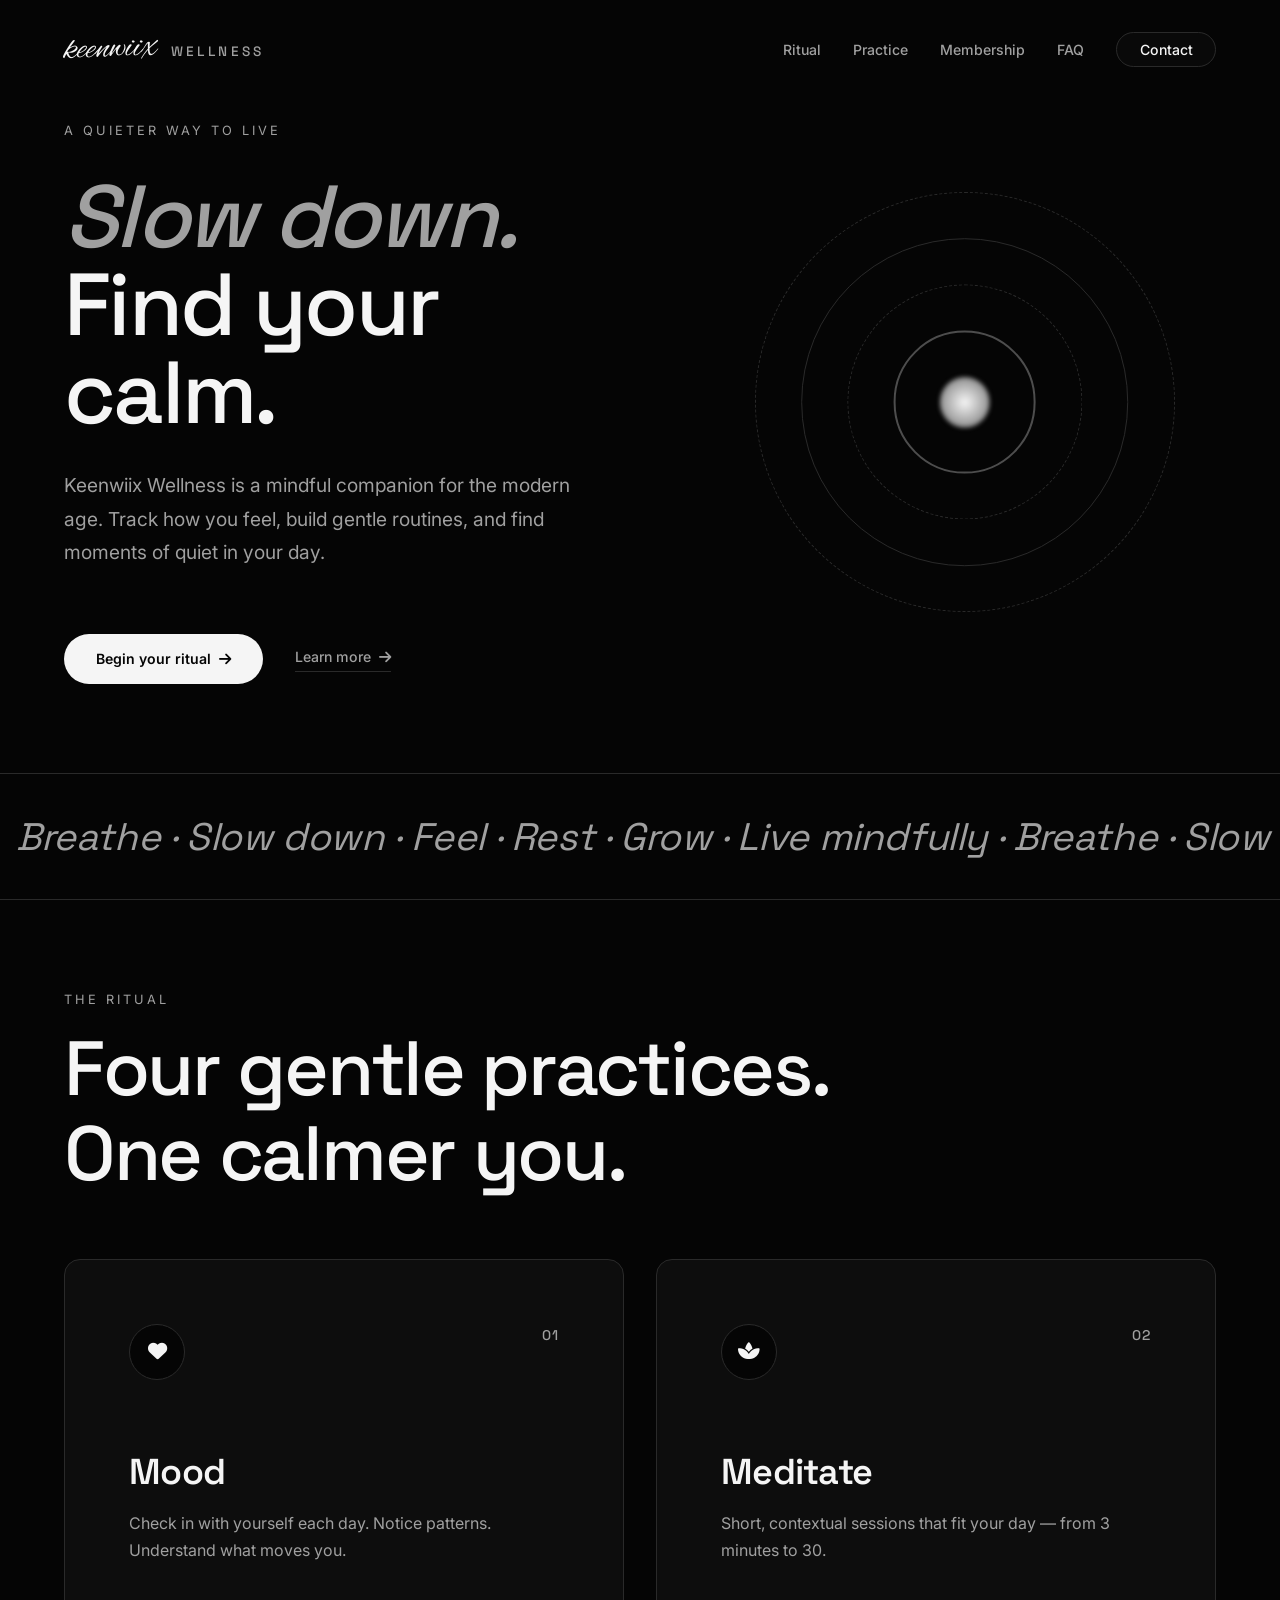
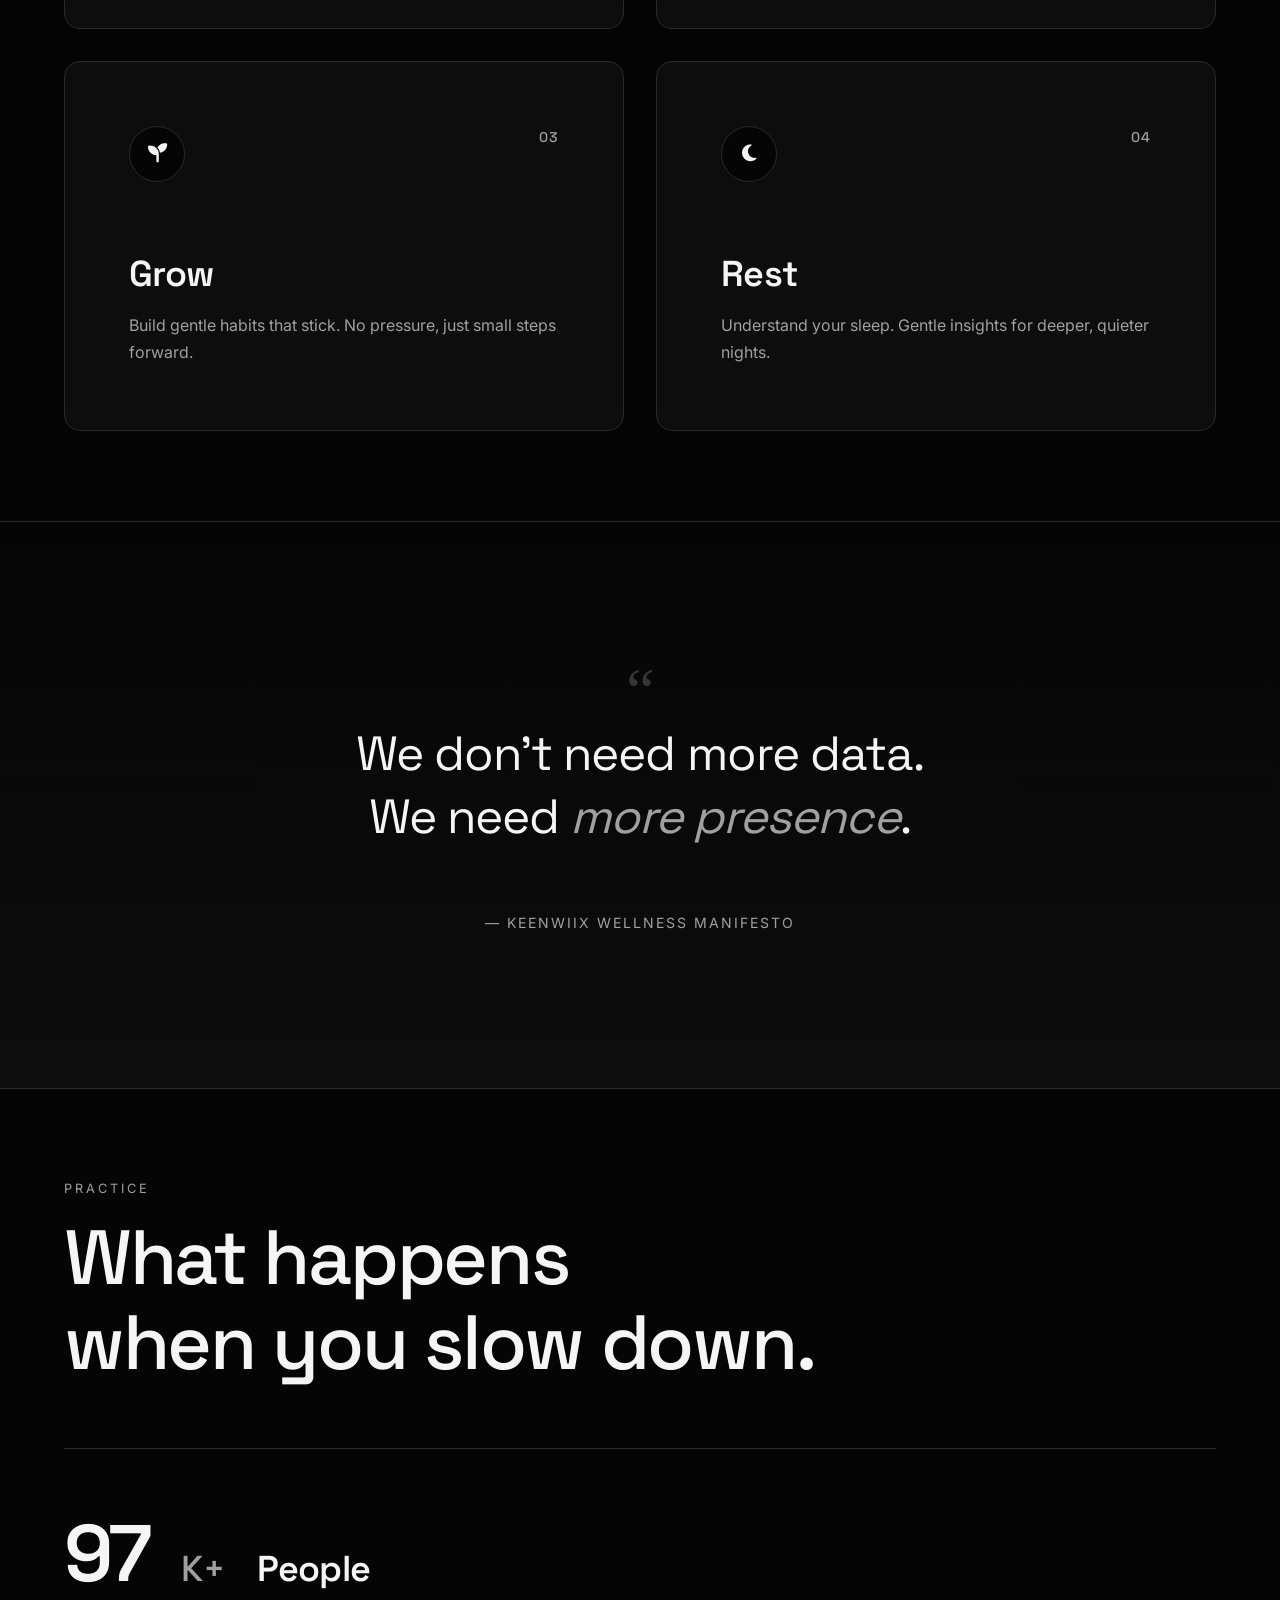
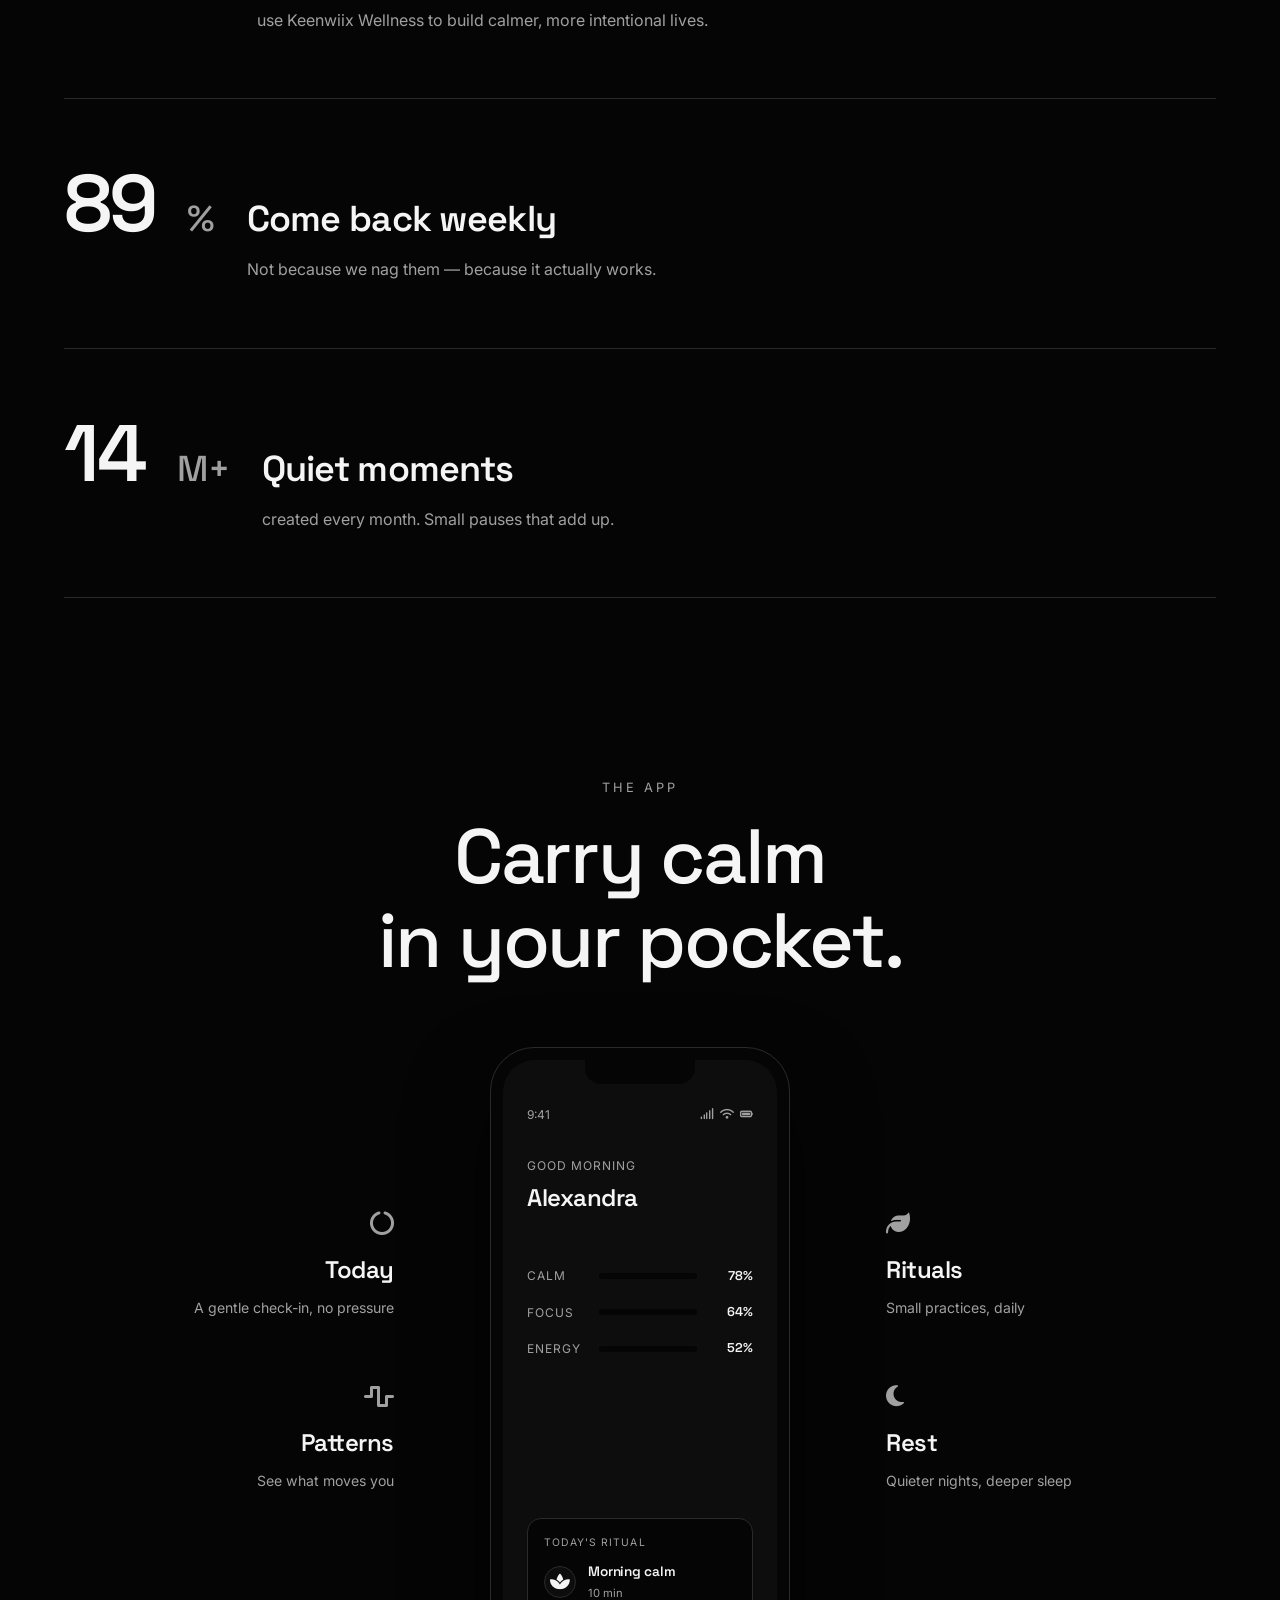
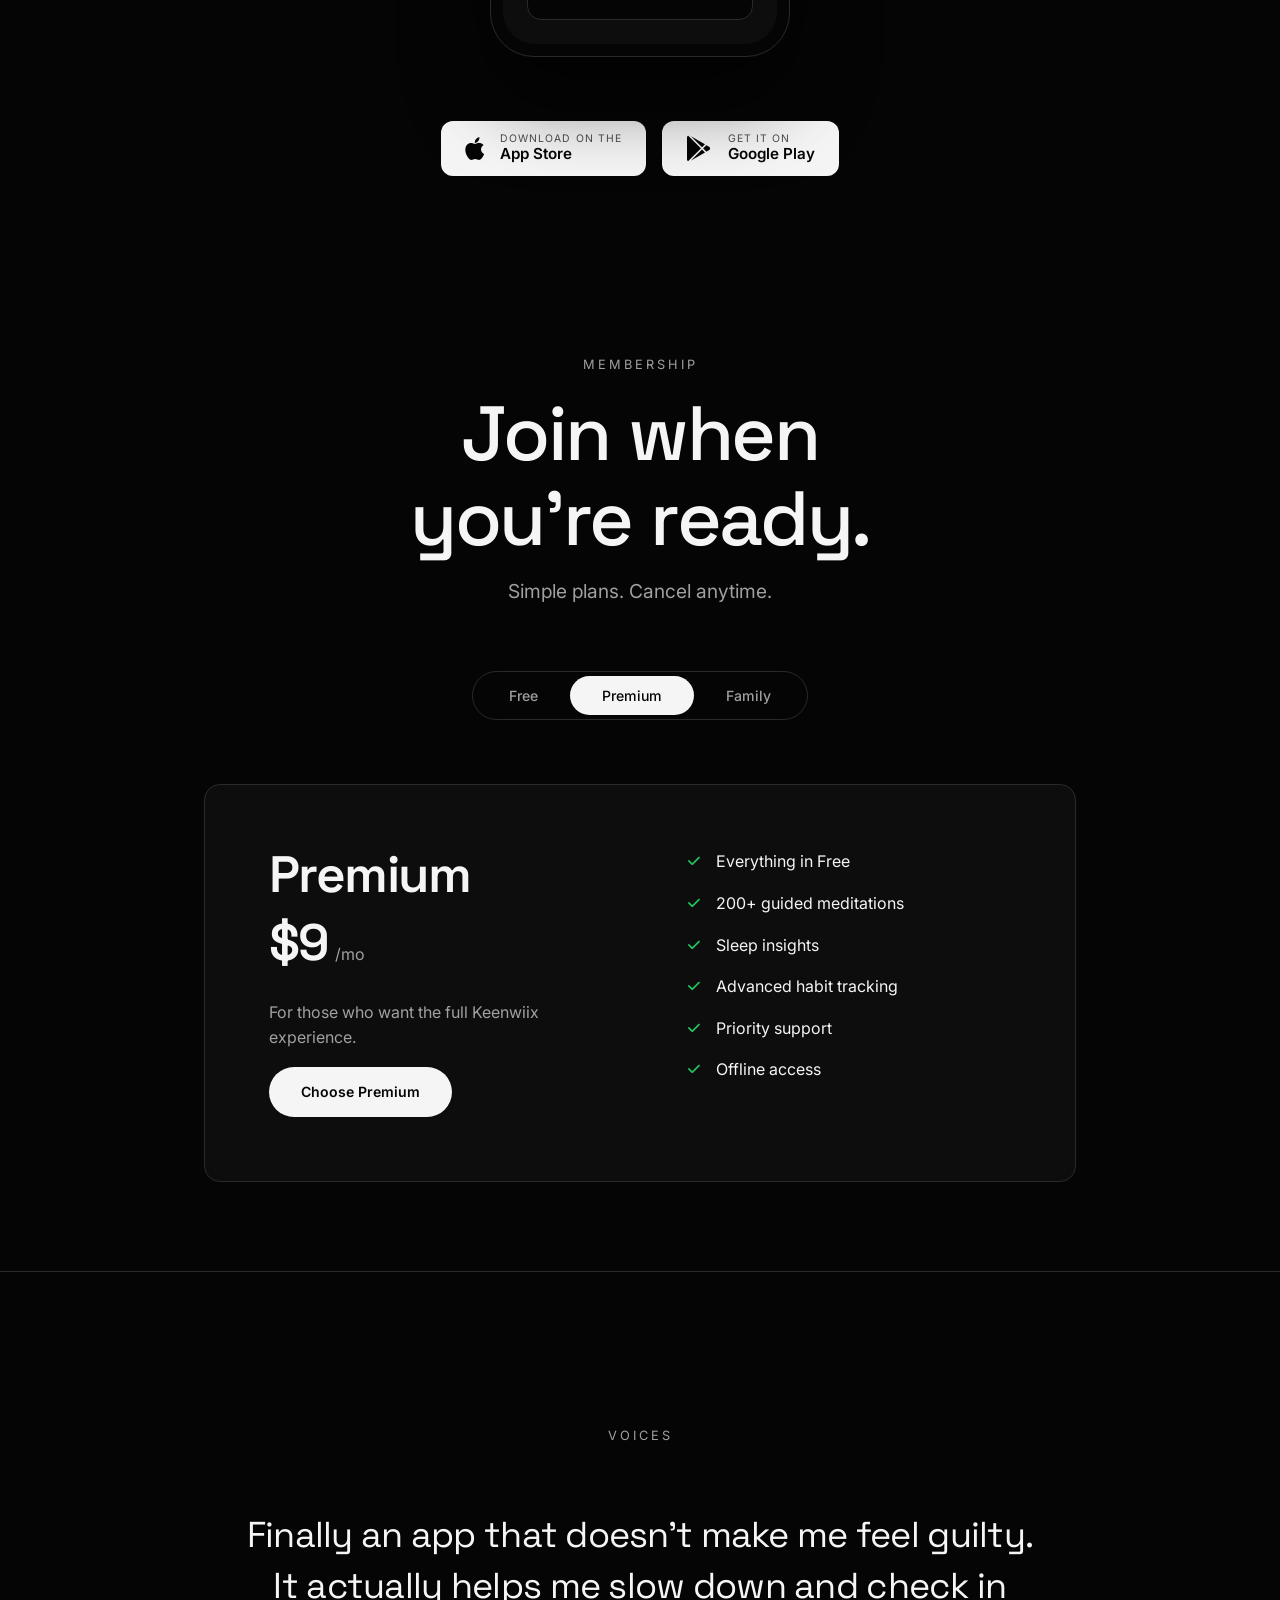
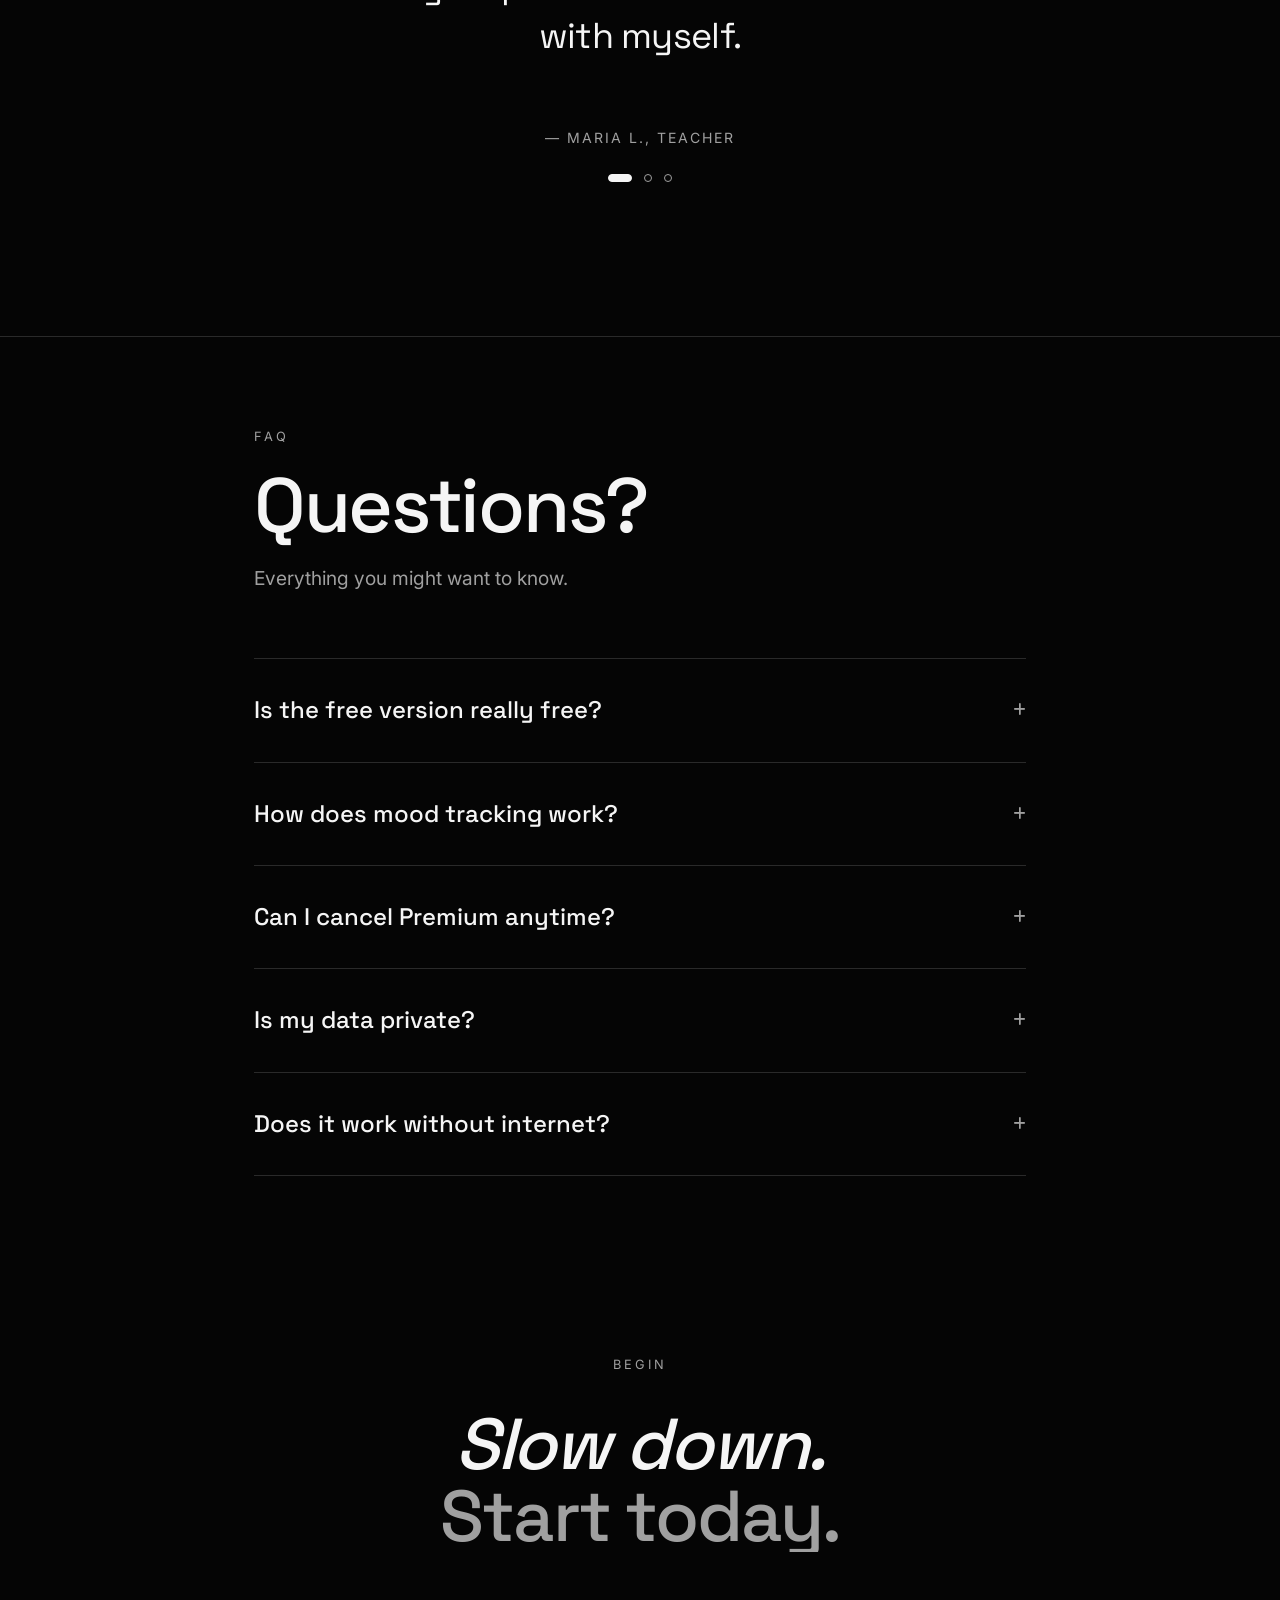
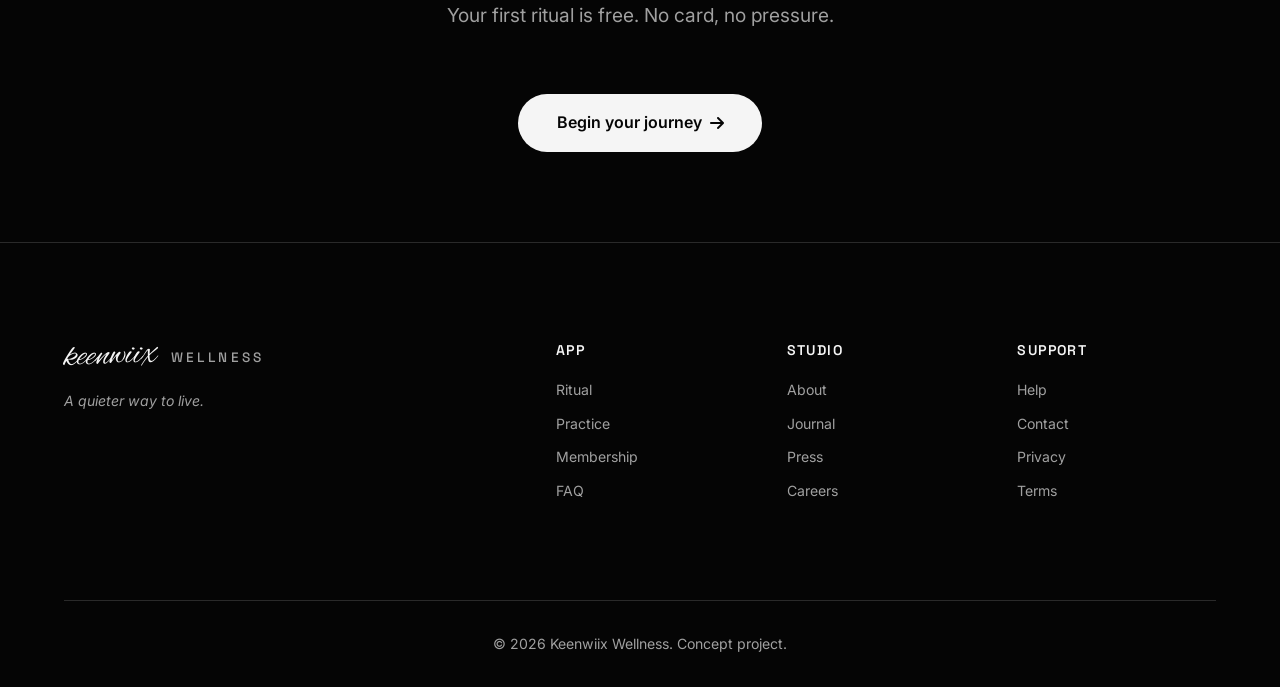
<file: index.html>
<!DOCTYPE html>
<html lang="en">
<head>
    <meta charset="UTF-8" />
    <meta name="viewport" content="width=device-width, initial-scale=1.0" />
    <title>Keenwiix Wellness — Slow down. Find your calm.</title>
    <meta name="description" content="Keenwiix Wellness — a quieter way to live. Track mood, build habits, find calm." />
    <link rel="canonical" href="https://keenwiix.github.io/keenwiix-wellness/" />

    <meta property="og:title" content="Keenwiix Wellness — Slow down. Find your calm." />
    <meta property="og:description" content="A quieter way to live." />
    <meta property="og:type" content="website" />

    <link rel="preconnect" href="https://fonts.googleapis.com" />
    <link rel="preconnect" href="https://fonts.gstatic.com" crossorigin />
    <link href="https://fonts.googleapis.com/css2?family=Alex+Brush&display=swap" rel="stylesheet" />
    <link href="https://fonts.googleapis.com/css2?family=Inter:opsz,wght@14..32,300;14..32,400;14..32,500;14..32,600;14..32,700&family=Space+Grotesk:wght@400;500;600;700&display=swap" rel="stylesheet" />

    <link rel="stylesheet" href="https://cdnjs.cloudflare.com/ajax/libs/font-awesome/6.5.0/css/all.min.css" />

    <link rel="stylesheet" href="health.css" />
</head>
<body>

    <!-- ================= HEADER ================= -->
    <header class="site-header" role="banner">
        <nav class="nav-container" aria-label="Main navigation">
            <a href="index.html" class="logo" aria-label="Homepage">
                <span class="keenwiix-logo">keenwiix</span>
                <span class="logo-suffix">Wellness</span>
            </a>

            <ul class="nav-links" role="menubar">
                <li role="none"><a href="#ritual" role="menuitem">Ritual</a></li>
                <li role="none"><a href="#practice" role="menuitem">Practice</a></li>
                <li role="none"><a href="#membership" role="menuitem">Membership</a></li>
                <li role="none"><a href="#faq" role="menuitem">FAQ</a></li>
                <li role="none">
                    <a href="contact.html" role="menuitem" class="nav-cta">Contact</a>
                </li>
            </ul>

            <button class="hamburger" aria-label="Toggle menu" aria-expanded="false">
                <span></span>
                <span></span>
                <span></span>
            </button>
        </nav>
    </header>

    <!-- Mobile Menu -->
    <div class="mobile-menu" role="dialog" aria-modal="true" aria-label="Mobile navigation">
        <a href="#ritual">Ritual</a>
        <a href="#practice">Practice</a>
        <a href="#membership">Membership</a>
        <a href="#faq">FAQ</a>
        <a href="contact.html">Contact</a>
    </div>

    <!-- ================= HERO ================= -->
    <section class="hero" aria-label="Hero section">
        <div class="hero-content">
            <div class="hero-text">
                <span class="hero-label">A quieter way to live</span>
                <h1 class="hero-headline">
                    <span class="line"><span>Slow down.</span></span>
                    <span class="line"><span>Find your calm.</span></span>
                </h1>
                <p class="hero-description">
                    Keenwiix Wellness is a mindful companion for the modern age. 
                    Track how you feel, build gentle routines, and find moments 
                    of quiet in your day.
                </p>
                <div class="hero-cta">
                    <a href="https://t.me/keenwiix" target="_blank" rel="noopener" class="btn-primary">
                        Begin your ritual <i class="fas fa-arrow-right"></i>
                    </a>
                    <a href="#ritual" class="btn-secondary">
                        Learn more <i class="fas fa-arrow-right"></i>
                    </a>
                </div>
            </div>

            <div class="hero-visual">
                <div class="mandala">
                    <div class="mandala-ring mandala-ring-1"></div>
                    <div class="mandala-ring mandala-ring-2"></div>
                    <div class="mandala-ring mandala-ring-3"></div>
                    <div class="mandala-ring mandala-ring-4"></div>
                    <div class="mandala-center"></div>
                </div>
            </div>
        </div>

        <div class="hero-marquee" aria-hidden="true">
            <div class="marquee-track">
                <span>Breathe · Slow down · Feel · Rest · Grow · Live mindfully · Breathe · Slow down · Feel · Rest · Grow · Live mindfully ·</span>
            </div>
        </div>
    </section>

    <!-- ================= RITUAL (Feature) ================= -->
    <section id="ritual" class="section ritual-section" aria-label="The ritual">
        <div class="ritual-header">
            <span class="label">The Ritual</span>
            <h2>Four gentle practices.<br />One calmer you.</h2>
        </div>

        <div class="ritual-grid">
            <div class="ritual-card">
                <div class="ritual-icon">
                    <i class="fas fa-heart"></i>
                </div>
                <span class="ritual-num">01</span>
                <h3>Mood</h3>
                <p>Check in with yourself each day. Notice patterns. Understand what moves you.</p>
            </div>

            <div class="ritual-card">
                <div class="ritual-icon">
                    <i class="fas fa-spa"></i>
                </div>
                <span class="ritual-num">02</span>
                <h3>Meditate</h3>
                <p>Short, contextual sessions that fit your day — from 3 minutes to 30.</p>
            </div>

            <div class="ritual-card">
                <div class="ritual-icon">
                    <i class="fas fa-seedling"></i>
                </div>
                <span class="ritual-num">03</span>
                <h3>Grow</h3>
                <p>Build gentle habits that stick. No pressure, just small steps forward.</p>
            </div>

            <div class="ritual-card">
                <div class="ritual-icon">
                    <i class="fas fa-moon"></i>
                </div>
                <span class="ritual-num">04</span>
                <h3>Rest</h3>
                <p>Understand your sleep. Gentle insights for deeper, quieter nights.</p>
            </div>
        </div>
    </section>

    <!-- ================= PULL QUOTE ================= -->
    <section class="pullquote-section" aria-label="Quote">
        <div class="pullquote-wrap">
            <blockquote>
                <span class="quote-mark">“</span>
                We don't need more data.<br />
                We need <em>more presence</em>.
            </blockquote>
            <cite>— Keenwiix Wellness Manifesto</cite>
        </div>
    </section>

    <!-- ================= PRACTICE (Numbers) ================= -->
    <section id="practice" class="section practice-section" aria-label="Practice">
        <div class="practice-header">
            <span class="label">Practice</span>
            <h2>What happens<br />when you slow down.</h2>
        </div>

        <div class="practice-list">
            <div class="practice-row">
                <span class="practice-value" data-count="100">0</span>
                <span class="practice-suffix">K+</span>
                <div class="practice-text">
                    <h4>People</h4>
                    <p>use Keenwiix Wellness to build calmer, more intentional lives.</p>
                </div>
            </div>

            <div class="practice-row">
                <span class="practice-value" data-count="92">0</span>
                <span class="practice-suffix">%</span>
                <div class="practice-text">
                    <h4>Come back weekly</h4>
                    <p>Not because we nag them — because it actually works.</p>
                </div>
            </div>

            <div class="practice-row">
                <span class="practice-value" data-count="15">0</span>
                <span class="practice-suffix">M+</span>
                <div class="practice-text">
                    <h4>Quiet moments</h4>
                    <p>created every month. Small pauses that add up.</p>
                </div>
            </div>
        </div>
    </section>

    <!-- ================= APP ================= -->
    <section id="app" class="section app-section" aria-label="Mobile app">
        <div class="app-header">
            <span class="label">The App</span>
            <h2>Carry calm<br />in your pocket.</h2>
        </div>

        <div class="app-center">
            <div class="app-side app-side-left">
                <div class="app-side-item">
                    <i class="fas fa-circle-notch"></i>
                    <h4>Today</h4>
                    <p>A gentle check-in, no pressure</p>
                </div>
                <div class="app-side-item">
                    <i class="fas fa-wave-square"></i>
                    <h4>Patterns</h4>
                    <p>See what moves you</p>
                </div>
            </div>

            <div class="phone-mockup">
                <div class="phone-screen">
                    <div class="ph-top">
                        <span class="ph-time">9:41</span>
                        <div class="ph-status">
                            <i class="fas fa-signal"></i>
                            <i class="fas fa-wifi"></i>
                            <i class="fas fa-battery-full"></i>
                        </div>
                    </div>

                    <div class="ph-greet">
                        <span class="ph-small">Good morning</span>
                        <span class="ph-name">Alexandra</span>
                    </div>

                    <div class="ph-metrics">
                        <div class="ph-metric">
                            <span class="ph-metric-label">Calm</span>
                            <div class="ph-metric-bar"><span style="width: 78%"></span></div>
                            <span class="ph-metric-value">78%</span>
                        </div>
                        <div class="ph-metric">
                            <span class="ph-metric-label">Focus</span>
                            <div class="ph-metric-bar"><span style="width: 64%"></span></div>
                            <span class="ph-metric-value">64%</span>
                        </div>
                        <div class="ph-metric">
                            <span class="ph-metric-label">Energy</span>
                            <div class="ph-metric-bar"><span style="width: 52%"></span></div>
                            <span class="ph-metric-value">52%</span>
                        </div>
                    </div>

                    <div class="ph-session">
                        <span class="ph-session-label">Today's ritual</span>
                        <div class="ph-session-row">
                            <i class="fas fa-spa"></i>
                            <div>
                                <strong>Morning calm</strong>
                                <span>10 min</span>
                            </div>
                        </div>
                    </div>
                </div>
            </div>

            <div class="app-side app-side-right">
                <div class="app-side-item">
                    <i class="fas fa-leaf"></i>
                    <h4>Rituals</h4>
                    <p>Small practices, daily</p>
                </div>
                <div class="app-side-item">
                    <i class="fas fa-moon"></i>
                    <h4>Rest</h4>
                    <p>Quieter nights, deeper sleep</p>
                </div>
            </div>
        </div>

        <div class="app-download">
            <a href="https://t.me/keenwiix" target="_blank" rel="noopener" class="app-btn">
                <i class="fab fa-apple"></i>
                <div>
                    <span>Download on the</span>
                    <strong>App Store</strong>
                </div>
            </a>
            <a href="https://t.me/keenwiix" target="_blank" rel="noopener" class="app-btn">
                <i class="fab fa-google-play"></i>
                <div>
                    <span>Get it on</span>
                    <strong>Google Play</strong>
                </div>
            </a>
        </div>
    </section>

    <!-- ================= MEMBERSHIP ================= -->
    <section id="membership" class="section membership-section" aria-label="Membership">
        <div class="membership-header">
            <span class="label">Membership</span>
            <h2>Join when<br />you're ready.</h2>
            <p>Simple plans. Cancel anytime.</p>
        </div>

        <div class="membership-tabs">
            <button class="mem-tab" data-plan="free">Free</button>
            <button class="mem-tab active" data-plan="premium">Premium</button>
            <button class="mem-tab" data-plan="family">Family</button>
        </div>

        <div class="membership-panel" id="membership-panel">
            <!-- Контент подставляется JS -->
        </div>
    </section>

    <!-- ================= TESTIMONIAL ================= -->
    <section class="testimonial-section" aria-label="Testimonial">
        <div class="testimonial-wrap">
            <span class="label">Voices</span>
            <div class="testimonial-slider" id="testimonial-slider">
                <blockquote class="testimonial-slide active">
                    <p>Finally an app that doesn't make me feel guilty. It actually helps me slow down and check in with myself.</p>
                    <cite>— Maria L., Teacher</cite>
                </blockquote>
                <blockquote class="testimonial-slide">
                    <p>The meditations are short and meaningful. I use them every morning before work.</p>
                    <cite>— David K., Designer</cite>
                </blockquote>
                <blockquote class="testimonial-slide">
                    <p>The cleanest wellness app I've ever used. Beautiful, calm, and actually helpful.</p>
                    <cite>— Sophie R., Product Manager</cite>
                </blockquote>
            </div>
            <div class="testimonial-dots" id="testimonial-dots">
                <button class="dot active" data-index="0" aria-label="Slide 1"></button>
                <button class="dot" data-index="1" aria-label="Slide 2"></button>
                <button class="dot" data-index="2" aria-label="Slide 3"></button>
            </div>
        </div>
    </section>

    <!-- ================= FAQ ================= -->
    <section id="faq" class="section faq-section" aria-label="FAQ">
        <div class="section-header">
            <span class="label">FAQ</span>
            <h2>Questions?</h2>
            <p>Everything you might want to know.</p>
        </div>

        <div class="faq-list">
            <details class="faq-item">
                <summary>
                    <span>Is the free version really free?</span>
                    <i class="fas fa-plus"></i>
                </summary>
                <p>Yes — completely. No credit card needed, no hidden fees. You get mood tracking, 5 meditations, and basic habits forever.</p>
            </details>

            <details class="faq-item">
                <summary>
                    <span>How does mood tracking work?</span>
                    <i class="fas fa-plus"></i>
                </summary>
                <p>Simply note how you're feeling each day. Over time, you'll see patterns and gain insights into what affects your wellbeing.</p>
            </details>

            <details class="faq-item">
                <summary>
                    <span>Can I cancel Premium anytime?</span>
                    <i class="fas fa-plus"></i>
                </summary>
                <p>Yes — cancel anytime in one click. No questions, no waiting, no hidden process.</p>
            </details>

            <details class="faq-item">
                <summary>
                    <span>Is my data private?</span>
                    <i class="fas fa-plus"></i>
                </summary>
                <p>Absolutely. Your data is encrypted and never shared. You can export or delete everything at any time.</p>
            </details>

            <details class="faq-item">
                <summary>
                    <span>Does it work without internet?</span>
                    <i class="fas fa-plus"></i>
                </summary>
                <p>Most features work offline — meditations, mood check-ins, and habits. Your data syncs when you're back online.</p>
            </details>
        </div>
    </section>

    <!-- ================= CTA ================= -->
    <section class="section cta-section" aria-label="Call to action">
        <div class="cta-content">
            <span class="label">Begin</span>
            <h2>
                <span class="line"><span>Slow down.</span></span>
                <span class="line"><span>Start today.</span></span>
            </h2>
            <p>Your first ritual is free. No card, no pressure.</p>
            <a href="contact.html" class="btn-primary">
                Begin your journey <i class="fas fa-arrow-right"></i>
            </a>
        </div>
    </section>

    <!-- ================= FOOTER ================= -->
    <footer class="site-footer" role="contentinfo">
        <div class="footer-content">
            <div class="footer-brand">
                <div class="logo">
                    <span class="keenwiix-logo">keenwiix</span>
                    <span class="logo-suffix">Wellness</span>
                </div>
                <p>A quieter way to live.</p>
            </div>

            <div class="footer-columns">
                <div class="footer-col">
                    <h4>App</h4>
                    <ul>
                        <li><a href="#ritual">Ritual</a></li>
                        <li><a href="#practice">Practice</a></li>
                        <li><a href="#membership">Membership</a></li>
                        <li><a href="#faq">FAQ</a></li>
                    </ul>
                </div>

                <div class="footer-col">
                    <h4>Studio</h4>
                    <ul>
                        <li><a href="#">About</a></li>
                        <li><a href="#">Journal</a></li>
                        <li><a href="#">Press</a></li>
                        <li><a href="#">Careers</a></li>
                    </ul>
                </div>

                <div class="footer-col">
                    <h4>Support</h4>
                    <ul>
                        <li><a href="contact.html">Help</a></li>
                        <li><a href="contact.html">Contact</a></li>
                        <li><a href="#">Privacy</a></li>
                        <li><a href="#">Terms</a></li>
                    </ul>
                </div>
            </div>
        </div>

        <div class="footer-bottom">
            <p>&copy; 2026 Keenwiix Wellness. Concept project.</p>
        </div>
    </footer>

    <button class="scroll-progress" aria-label="Scroll to top">0%</button>

    <script src="health.js"></script>
</body>
</html>
</file>
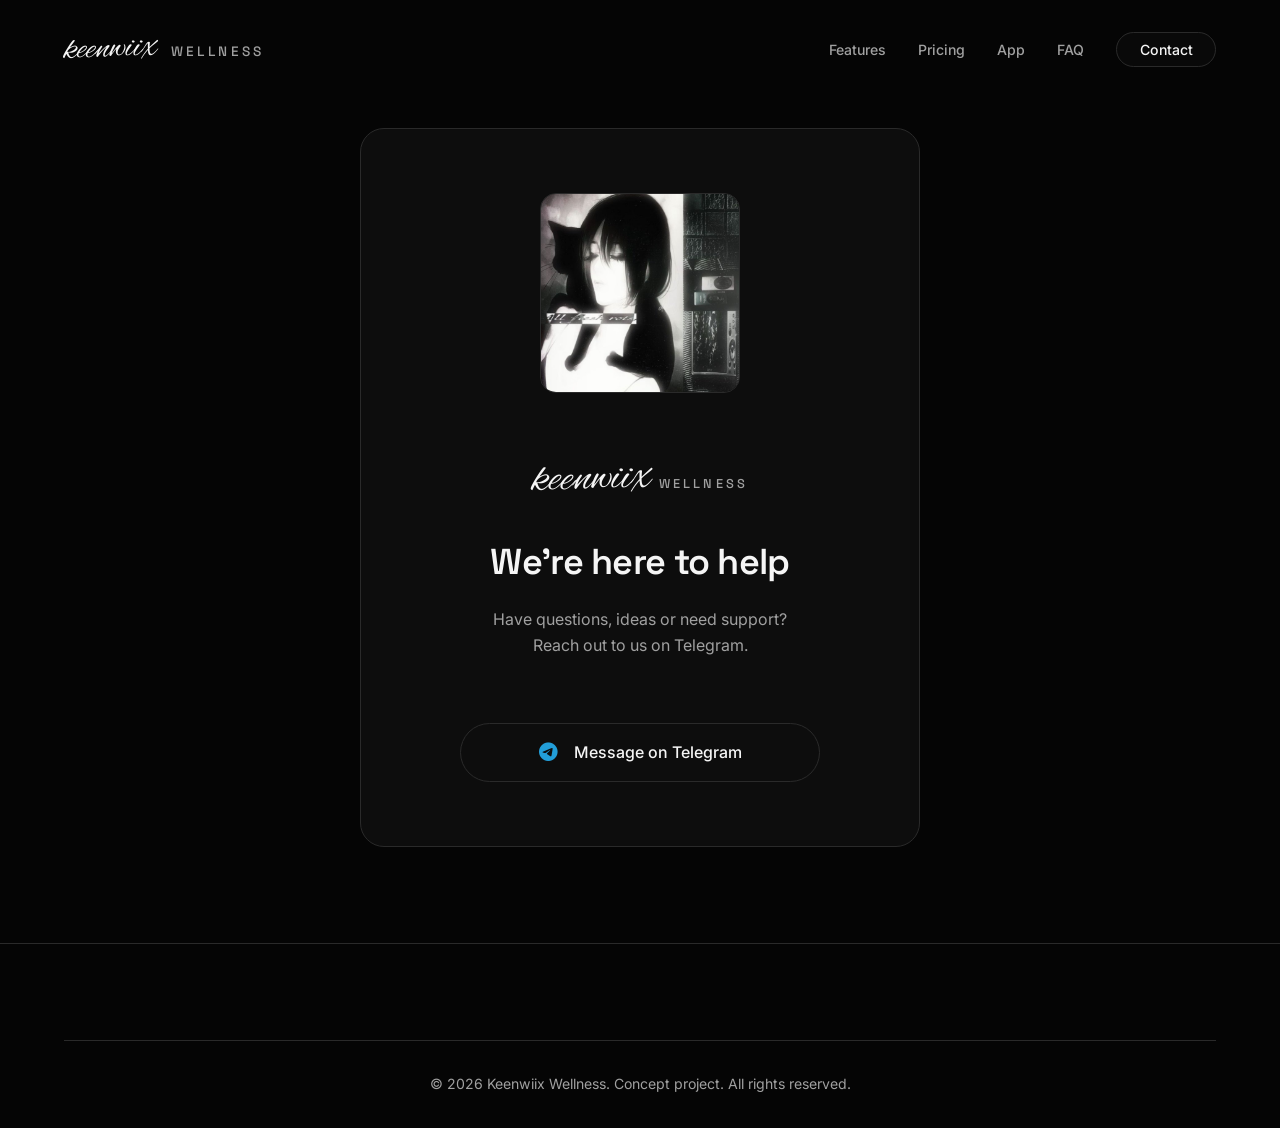
<file: contact.html>
<!DOCTYPE html>
<html lang="en">
<head>
    <meta charset="UTF-8" />
    <meta name="viewport" content="width=device-width, initial-scale=1.0" />
    <title>Contact — Keenwiix Wellness</title>
    <meta name="description" content="Get in touch with Keenwiix Wellness. We're here to help." />
    <link rel="canonical" href="https://keenwiix.github.io/keenwiix-wellness/contact.html" />

    <!-- Fonts -->
    <link rel="preconnect" href="https://fonts.googleapis.com" />
    <link rel="preconnect" href="https://fonts.gstatic.com" crossorigin />
    <link href="https://fonts.googleapis.com/css2?family=Alex+Brush&display=swap" rel="stylesheet" />
    <link href="https://fonts.googleapis.com/css2?family=Inter:opsz,wght@14..32,300;14..32,400;14..32,500;14..32,600;14..32,700&family=Space+Grotesk:wght@400;500;600;700&display=swap" rel="stylesheet" />

    <!-- Font Awesome -->
    <link rel="stylesheet" href="https://cdnjs.cloudflare.com/ajax/libs/font-awesome/6.5.0/css/all.min.css" />

    <!-- Styles -->
    <link rel="stylesheet" href="health.css" />
</head>
<body>

    <!-- ================= HEADER ================= -->
    <header class="site-header scrolled" role="banner">
        <nav class="nav-container" aria-label="Main navigation">
            <a href="index.html" class="logo" aria-label="Homepage">
                <span class="keenwiix-logo">keenwiix</span>
                <span class="logo-suffix">Wellness</span>
            </a>

            <ul class="nav-links" role="menubar">
                <li role="none"><a href="index.html#features" role="menuitem">Features</a></li>
                <li role="none"><a href="index.html#pricing" role="menuitem">Pricing</a></li>
                <li role="none"><a href="index.html#app" role="menuitem">App</a></li>
                <li role="none"><a href="index.html#faq" role="menuitem">FAQ</a></li>
                <li role="none">
                    <a href="contact.html" role="menuitem" class="nav-cta">Contact</a>
                </li>
            </ul>

            <button class="hamburger" aria-label="Toggle menu" aria-expanded="false">
                <span></span>
                <span></span>
                <span></span>
            </button>
        </nav>
    </header>

    <!-- Mobile Menu -->
    <div class="mobile-menu" role="dialog" aria-modal="true" aria-label="Mobile navigation">
        <a href="index.html#features">Features</a>
        <a href="index.html#pricing">Pricing</a>
        <a href="index.html#app">App</a>
        <a href="index.html#faq">FAQ</a>
        <a href="contact.html">Contact</a>
    </div>

    <!-- ================= CONTACT PAGE ================= -->
    <main>
        <section class="contact-page" aria-label="Contact">
            <div class="contact-card-wrap">
                <div class="contact-card">

                    <!-- Фото -->
                    <div class="contact-card-photo">
                        <img src="avatar.jpeg" alt="Keenwiix Wellness" loading="lazy" />
                    </div>

                    <!-- Логотип -->
                    <div class="contact-card-logo">
                        <span class="keenwiix-logo">keenwiix</span>
                        <span class="logo-suffix">Wellness</span>
                    </div>

                    <!-- Заголовок -->
                    <h2 class="contact-card-title">We're here to help</h2>

                    <!-- Текст -->
                    <p class="contact-card-text">
                        Have questions, ideas or need support?<br />
                        Reach out to us on Telegram.
                    </p>

                    <!-- Кнопка Telegram -->
                    <a href="https://t.me/keenwiix" target="_blank" rel="noopener" class="contact-card-btn">
                        <i class="fab fa-telegram-plane"></i>
                        <span>Message on Telegram</span>
                    </a>
                </div>
            </div>
        </section>
    </main>

    <!-- ================= FOOTER ================= -->
    <footer class="site-footer" role="contentinfo">
        <div class="footer-bottom">
            <p>&copy; 2026 Keenwiix Wellness. Concept project. All rights reserved.</p>
        </div>
    </footer>

    <!-- ================= SCRIPTS ================= -->
    <script src="health.js"></script>
</body>
</html>
</file>
<file: health.css>
/* ============================================
   KEENWIIX WELLNESS — DESIGN TOKENS
   ============================================ */
:root {
    --bg: #050505;
    --surface: #0D0D0D;
    --surface-hover: #171717;
    --text: #F5F5F5;
    --text-muted: #A0A0A0;
    --border: #2A2A2A;
    --accent: #FFFFFF;
    --success: #22C55E;

    --font-display: 'Space Grotesk', sans-serif;
    --font-body: 'Inter', sans-serif;
    --font-logo: 'Alex Brush', cursive;

    --text-xs: clamp(0.75rem, 1vw, 0.875rem);
    --text-sm: clamp(0.875rem, 1.1vw, 1rem);
    --text-base: clamp(1rem, 1.2vw, 1.125rem);
    --text-lg: clamp(1.125rem, 1.5vw, 1.25rem);
    --text-xl: clamp(1.25rem, 2vw, 1.5rem);
    --text-2xl: clamp(1.5rem, 3vw, 2.25rem);
    --text-3xl: clamp(2.25rem, 4vw, 3.5rem);
    --text-4xl: clamp(3rem, 6vw, 5rem);
    --text-5xl: clamp(4rem, 10vw, 8rem);

    --space-xs: 0.5rem;
    --space-sm: 1rem;
    --space-md: 2rem;
    --space-lg: 4rem;
    --space-xl: 6rem;
    --space-section: clamp(3.5rem, 7vw, 6rem);
    --space-section-sm: clamp(2rem, 4vw, 3.5rem);

    --radius: 8px;
    --radius-lg: 16px;
    --transition: all 0.4s cubic-bezier(0.25, 0.46, 0.45, 0.94);
    --ease-smooth: cubic-bezier(0.25, 1, 0.5, 1);
}

/* ============================================
   RESET & BASE
   ============================================ */
*,
*::before,
*::after {
    margin: 0;
    padding: 0;
    box-sizing: border-box;
}

html {
    scroll-behavior: smooth;
    -webkit-font-smoothing: antialiased;
    -moz-osx-font-smoothing: grayscale;
}

body {
    font-family: var(--font-body);
    background-color: var(--bg);
    color: var(--text);
    line-height: 1.6;
    overflow-x: hidden;
}

a:focus-visible,
button:focus-visible {
    outline: 2px solid var(--text);
    outline-offset: 2px;
}

@media (prefers-reduced-motion: reduce) {
    *, *::before, *::after {
        animation-duration: 0.01ms !important;
        animation-iteration-count: 1 !important;
        transition-duration: 0.01ms !important;
        scroll-behavior: auto !important;
    }
}

img { display: block; max-width: 100%; height: auto; }
a { color: var(--text); text-decoration: none; }
ul { list-style: none; }
button { font-family: inherit; }

/* ============================================
   LOGO
   ============================================ */
.keenwiix-logo {
    display: inline-block;
    font-family: var(--font-logo);
    font-weight: 400;
    font-size: 2.2rem;
    line-height: 1;
    transform: rotate(-2deg);
    color: var(--text);
}

.logo-suffix {
    font-family: var(--font-display);
    font-size: 0.85rem;
    font-weight: 500;
    text-transform: uppercase;
    letter-spacing: 0.25em;
    color: var(--text-muted);
    margin-left: 0.6rem;
    vertical-align: middle;
}

/* ============================================
   NAVIGATION
   ============================================ */
.site-header {
    position: fixed;
    top: 0;
    left: 0;
    right: 0;
    z-index: 1000;
    padding: var(--space-md) var(--space-lg);
    transition: padding 0.4s ease, background 0.4s ease;
    background: transparent;
}

.site-header.scrolled {
    background: rgba(5, 5, 5, 0.85);
    backdrop-filter: blur(12px);
    -webkit-backdrop-filter: blur(12px);
    border-bottom: 1px solid rgba(255, 255, 255, 0.05);
    padding: var(--space-sm) var(--space-lg);
}

.nav-container {
    display: flex;
    justify-content: space-between;
    align-items: center;
    max-width: 1440px;
    margin: 0 auto;
}

.nav-links {
    display: flex;
    align-items: center;
    gap: var(--space-md);
}

.nav-links a {
    font-size: var(--text-sm);
    font-weight: 500;
    color: var(--text-muted);
    transition: color 0.3s ease;
    position: relative;
}

.nav-links a::after {
    content: '';
    position: absolute;
    bottom: -4px;
    left: 0;
    width: 0;
    height: 1px;
    background: var(--text);
    transition: width 0.3s ease;
}

.nav-links a:hover { color: var(--text); }
.nav-links a:hover::after { width: 100%; }

.nav-cta {
    border: 1px solid var(--border);
    padding: 0.5rem 1.4rem;
    border-radius: 100px;
    font-size: var(--text-xs);
    font-weight: 500;
    color: var(--text) !important;
    transition: all 0.3s ease;
    background: rgba(255, 255, 255, 0.02);
}

.nav-cta:hover {
    background: var(--text);
    color: var(--bg) !important;
    border-color: var(--text);
}

.nav-cta::after { display: none !important; }

/* Mobile Nav */
.hamburger {
    display: none;
    flex-direction: column;
    gap: 5px;
    cursor: pointer;
    background: none;
    border: none;
    padding: 5px;
    z-index: 1001;
}

.hamburger span {
    display: block;
    width: 25px;
    height: 2px;
    background: var(--text);
    transition: var(--transition);
}

.hamburger.active span:nth-child(1) { transform: rotate(45deg) translate(5px, 5px); }
.hamburger.active span:nth-child(2) { opacity: 0; }
.hamburger.active span:nth-child(3) { transform: rotate(-45deg) translate(5px, -5px); }

.mobile-menu {
    display: none;
    position: fixed;
    top: 0;
    left: 0;
    width: 100%;
    height: 100vh;
    background: var(--bg);
    z-index: 999;
    padding: 6rem 2rem 3rem;
    flex-direction: column;
    justify-content: flex-start;
    opacity: 0;
    pointer-events: none;
    transition: var(--transition);
    overflow-y: auto;
}

.mobile-menu.active {
    opacity: 1;
    pointer-events: all;
}

.mobile-menu a {
    font-family: var(--font-display);
    font-size: 1.75rem;
    font-weight: 500;
    color: var(--text-muted);
    transition: var(--transition);
    padding: 0.75rem 0;
    display: block;
    border-bottom: 1px solid var(--border);
}

.mobile-menu a:last-child { border-bottom: none; }
.mobile-menu a:hover { color: var(--text); padding-left: 0.5rem; }

/* ============================================
   BUTTONS
   ============================================ */
.btn-primary {
    background: var(--text);
    color: var(--bg);
    padding: 0.85rem 2rem;
    border-radius: 100px;
    font-weight: 600;
    font-size: var(--text-sm);
    border: none;
    cursor: pointer;
    transition: var(--transition);
    display: inline-flex;
    align-items: center;
    gap: var(--space-xs);
    font-family: var(--font-body);
}

.btn-primary:hover {
    transform: scale(0.97);
    background: var(--text-muted);
}

.btn-secondary {
    color: var(--text-muted);
    font-weight: 500;
    font-size: var(--text-sm);
    border-bottom: 1px solid var(--border);
    padding-bottom: 2px;
    transition: var(--transition);
    display: inline-flex;
    align-items: center;
    gap: var(--space-xs);
}

.btn-secondary:hover { color: var(--text); border-color: var(--text); }

.btn-outline {
    display: block;
    text-align: center;
    background: transparent;
    color: var(--text);
    border: 1px solid var(--border);
    padding: 0.85rem 2rem;
    border-radius: 100px;
    font-weight: 500;
    font-size: var(--text-sm);
    transition: var(--transition);
    margin-top: var(--space-md);
}

.btn-outline:hover {
    background: var(--text);
    color: var(--bg);
    border-color: var(--text);
}

/* ============================================
   HERO — редакционный
   ============================================ */
.hero {
    min-height: 100vh;
    display: flex;
    flex-direction: column;
    justify-content: center;
    padding: var(--space-xl) var(--space-lg) 0;
    max-width: 1440px;
    margin: 0 auto;
    position: relative;
}

.hero-content {
    display: grid;
    grid-template-columns: 1.1fr 1fr;
    gap: var(--space-xl);
    width: 100%;
    align-items: center;
    flex: 1;
}

.hero-label {
    font-size: var(--text-xs);
    text-transform: uppercase;
    letter-spacing: 3px;
    color: var(--text-muted);
    display: block;
    margin-bottom: var(--space-md);
}

.hero-headline {
    font-family: var(--font-display);
    font-size: clamp(3rem, 7vw, 5.5rem);
    font-weight: 500;
    line-height: 1;
    letter-spacing: -0.03em;
    margin-bottom: var(--space-md);
}

.hero-headline .line {
    display: block;
    overflow: hidden;
}

.hero-headline .line span {
    display: block;
    animation: revealText 1.2s cubic-bezier(0.25, 0.46, 0.45, 0.94) forwards;
    transform: translateY(100%);
    opacity: 0;
}

.hero-headline .line:nth-child(1) span { animation-delay: 0.1s; font-style: italic; color: var(--text-muted); }
.hero-headline .line:nth-child(2) span { animation-delay: 0.3s; }

@keyframes revealText {
    to { transform: translateY(0); opacity: 1; }
}

.hero-description {
    font-size: var(--text-lg);
    color: var(--text-muted);
    max-width: 520px;
    margin-bottom: var(--space-lg);
    line-height: 1.75;
}

.hero-cta {
    display: flex;
    gap: var(--space-md);
    align-items: center;
}

/* Hero Visual — Mandala */
.hero-visual {
    display: flex;
    justify-content: center;
    align-items: center;
    position: relative;
    min-height: 400px;
}

.mandala {
    position: relative;
    width: 100%;
    max-width: 420px;
    aspect-ratio: 1;
    animation: mandalaRotate 60s linear infinite;
}

@keyframes mandalaRotate {
    from { transform: rotate(0deg); }
    to   { transform: rotate(360deg); }
}

.mandala-ring {
    position: absolute;
    top: 50%;
    left: 50%;
    transform: translate(-50%, -50%);
    border-radius: 50%;
    border: 1px solid var(--border);
}

.mandala-ring-1 {
    width: 100%;
    height: 100%;
    border-style: dashed;
    animation: mandalaReverse 40s linear infinite;
}

.mandala-ring-2 {
    width: 78%;
    height: 78%;
    border-width: 1px;
}

.mandala-ring-3 {
    width: 56%;
    height: 56%;
    border-style: dashed;
    animation: mandalaReverse 30s linear infinite;
}

.mandala-ring-4 {
    width: 34%;
    height: 34%;
    border-width: 2px;
    border-color: rgba(245, 245, 245, 0.3);
}

.mandala-center {
    position: absolute;
    top: 50%;
    left: 50%;
    transform: translate(-50%, -50%);
    width: 12%;
    height: 12%;
    border-radius: 50%;
    background: radial-gradient(circle, #F5F5F5 0%, #A0A0A0 60%, transparent 100%);
    filter: blur(2px);
}

@keyframes mandalaReverse {
    from { transform: translate(-50%, -50%) rotate(0deg); }
    to   { transform: translate(-50%, -50%) rotate(-360deg); }
}

/* Hero Marquee */
.hero-marquee {
    position: relative;
    width: 100vw;
    margin-left: calc(-50vw + 50%);
    padding: var(--space-md) 0;
    border-top: 1px solid var(--border);
    border-bottom: 1px solid var(--border);
    overflow: hidden;
    margin-top: var(--space-lg);
}

.marquee-track {
    display: inline-block;
    white-space: nowrap;
    animation: marqueeScroll 40s linear infinite;
}

.marquee-track span {
    font-family: var(--font-display);
    font-size: clamp(1.5rem, 3vw, 2.5rem);
    font-weight: 400;
    font-style: italic;
    color: var(--text-muted);
    letter-spacing: -0.01em;
    padding: 0 var(--space-sm);
}

@keyframes marqueeScroll {
    from { transform: translateX(0); }
    to   { transform: translateX(-50%); }
}

/* ============================================
   SECTIONS
   ============================================ */
.section {
    padding: var(--space-section) var(--space-lg);
    max-width: 1440px;
    margin: 0 auto;
}

.section-header {
    margin-bottom: var(--space-lg);
}

.section-header .label {
    font-size: var(--text-xs);
    text-transform: uppercase;
    letter-spacing: 3px;
    color: var(--text-muted);
    margin-bottom: var(--space-sm);
    display: block;
}

.section-header h2 {
    font-family: var(--font-display);
    font-size: var(--text-4xl);
    font-weight: 500;
    letter-spacing: -0.03em;
    line-height: 1.1;
}

.section-header p {
    color: var(--text-muted);
    font-size: var(--text-lg);
    max-width: 600px;
    margin-top: var(--space-sm);
}

/* ============================================
   RITUAL — 2×2 СЕТКА
   ============================================ */
.ritual-section {
    padding-top: var(--space-section);
}

.ritual-header {
    margin-bottom: var(--space-lg);
}

.ritual-header .label {
    font-size: var(--text-xs);
    text-transform: uppercase;
    letter-spacing: 3px;
    color: var(--text-muted);
    margin-bottom: var(--space-sm);
    display: block;
}

.ritual-header h2 {
    font-family: var(--font-display);
    font-size: var(--text-4xl);
    font-weight: 500;
    letter-spacing: -0.03em;
    line-height: 1.1;
}

.ritual-grid {
    display: grid;
    grid-template-columns: repeat(2, 1fr);
    gap: var(--space-md);
}

.ritual-card {
    background: var(--surface);
    border: 1px solid var(--border);
    border-radius: var(--radius-lg);
    padding: var(--space-lg);
    position: relative;
    overflow: hidden;
    transition: all 0.6s var(--ease-smooth);
    min-height: 320px;
    display: flex;
    flex-direction: column;
    justify-content: space-between;
}

.ritual-card:hover {
    background: var(--surface-hover);
    transform: translateY(-6px);
    border-color: rgba(245, 245, 245, 0.15);
}

.ritual-icon {
    width: 56px;
    height: 56px;
    border-radius: 50%;
    background: var(--bg);
    border: 1px solid var(--border);
    display: flex;
    align-items: center;
    justify-content: center;
    font-size: var(--text-lg);
    color: var(--text);
    transition: all 0.6s var(--ease-smooth);
}

.ritual-card:hover .ritual-icon {
    background: var(--text);
    color: var(--bg);
    transform: rotate(-12deg) scale(1.08);
}

.ritual-num {
    position: absolute;
    top: var(--space-lg);
    right: var(--space-lg);
    font-family: var(--font-display);
    font-size: var(--text-sm);
    font-weight: 500;
    color: var(--text-muted);
    letter-spacing: 1px;
    transition: color 0.6s var(--ease-smooth);
}

.ritual-card:hover .ritual-num {
    color: var(--text);
}

.ritual-card h3 {
    font-family: var(--font-display);
    font-size: var(--text-2xl);
    font-weight: 600;
    letter-spacing: -0.02em;
    margin-bottom: var(--space-xs);
    margin-top: var(--space-lg);
}

.ritual-card p {
    color: var(--text-muted);
    font-size: var(--text-base);
    line-height: 1.7;
    transition: color 0.6s var(--ease-smooth);
}

.ritual-card:hover p {
    color: rgba(245, 245, 245, 0.85);
}

/* ============================================
   PULL QUOTE — манифест
   ============================================ */
.pullquote-section {
    padding: var(--space-section) var(--space-lg);
    border-top: 1px solid var(--border);
    border-bottom: 1px solid var(--border);
    background: linear-gradient(180deg, var(--bg) 0%, var(--surface) 100%);
    margin: 0 auto;
    max-width: 1440px;
}

.pullquote-wrap {
    max-width: 1000px;
    margin: 0 auto;
    text-align: center;
    padding: var(--space-lg) 0;
}

.pullquote-wrap blockquote {
    font-family: var(--font-display);
    font-size: clamp(1.75rem, 4vw, 3rem);
    font-weight: 400;
    line-height: 1.3;
    letter-spacing: -0.02em;
    color: var(--text);
    position: relative;
}

.pullquote-wrap blockquote em {
    font-style: italic;
    color: var(--text-muted);
}

.quote-mark {
    display: block;
    font-size: 4rem;
    line-height: 0.5;
    color: var(--text-muted);
    opacity: 0.3;
    margin-bottom: var(--space-sm);
    font-family: Georgia, serif;
}

.pullquote-wrap cite {
    display: block;
    margin-top: var(--space-lg);
    font-size: var(--text-sm);
    font-style: normal;
    color: var(--text-muted);
    letter-spacing: 2px;
    text-transform: uppercase;
}

/* ============================================
   PRACTICE — вертикальный список цифр
   ============================================ */
.practice-section {
    padding-top: var(--space-section);
}

.practice-header {
    margin-bottom: var(--space-lg);
}

.practice-header .label {
    font-size: var(--text-xs);
    text-transform: uppercase;
    letter-spacing: 3px;
    color: var(--text-muted);
    margin-bottom: var(--space-sm);
    display: block;
}

.practice-header h2 {
    font-family: var(--font-display);
    font-size: var(--text-4xl);
    font-weight: 500;
    letter-spacing: -0.03em;
    line-height: 1.1;
}

.practice-list {
    display: flex;
    flex-direction: column;
    border-top: 1px solid var(--border);
}

.practice-row {
    display: grid;
    grid-template-columns: auto auto 1fr;
    gap: var(--space-md);
    align-items: baseline;
    padding: var(--space-lg) 0;
    border-bottom: 1px solid var(--border);
    transition: padding-left 0.6s var(--ease-smooth);
}

.practice-row:hover {
    padding-left: var(--space-md);
}

.practice-value {
    font-family: var(--font-display);
    font-size: clamp(3rem, 7vw, 5rem);
    font-weight: 600;
    letter-spacing: -0.04em;
    line-height: 1;
    color: var(--text);
}

.practice-suffix {
    font-family: var(--font-display);
    font-size: var(--text-2xl);
    font-weight: 500;
    color: var(--text-muted);
}

.practice-text h4 {
    font-family: var(--font-display);
    font-size: var(--text-2xl);
    font-weight: 600;
    letter-spacing: -0.02em;
    margin-bottom: var(--space-xs);
}

.practice-text p {
    color: var(--text-muted);
    font-size: var(--text-base);
    line-height: 1.7;
    max-width: 500px;
}

/* ⏭ ПРОДОЛЖЕНИЕ В СЛЕДУЮЩЕМ СООБЩЕНИИ */
/* ============================================
   APP — телефон по центру, текст вокруг
   ============================================ */
.app-section {
    padding: var(--space-section) var(--space-lg);
}

.app-header {
    margin-bottom: var(--space-lg);
    text-align: center;
}

.app-header .label {
    font-size: var(--text-xs);
    text-transform: uppercase;
    letter-spacing: 3px;
    color: var(--text-muted);
    margin-bottom: var(--space-sm);
    display: block;
}

.app-header h2 {
    font-family: var(--font-display);
    font-size: var(--text-4xl);
    font-weight: 500;
    letter-spacing: -0.03em;
    line-height: 1.1;
}

.app-center {
    display: grid;
    grid-template-columns: 1fr auto 1fr;
    gap: var(--space-xl);
    align-items: center;
    margin: var(--space-lg) 0;
}

.app-side {
    display: flex;
    flex-direction: column;
    gap: var(--space-lg);
}

.app-side-item {
    display: flex;
    flex-direction: column;
    gap: var(--space-xs);
}

.app-side-left {
    text-align: right;
    align-items: flex-end;
}

.app-side-left .app-side-item {
    align-items: flex-end;
}

.app-side-right {
    text-align: left;
    align-items: flex-start;
}

.app-side-right .app-side-item {
    align-items: flex-start;
}

.app-side-item i {
    font-size: var(--text-xl);
    color: var(--text-muted);
    margin-bottom: var(--space-xs);
    transition: color 0.4s ease;
}

.app-side-item:hover i {
    color: var(--text);
}

.app-side-item h4 {
    font-family: var(--font-display);
    font-size: var(--text-xl);
    font-weight: 600;
    letter-spacing: -0.02em;
    color: var(--text);
}

.app-side-item p {
    font-size: var(--text-sm);
    color: var(--text-muted);
    max-width: 220px;
    line-height: 1.6;
}

/* Phone Mockup */
.phone-mockup {
    width: 300px;
    height: 610px;
    background: var(--bg);
    border-radius: 44px;
    padding: 12px;
    border: 1px solid var(--border);
    box-shadow: 0 40px 80px rgba(0, 0, 0, 0.6);
    position: relative;
    flex-shrink: 0;
}

.phone-mockup::before {
    content: '';
    position: absolute;
    top: 12px;
    left: 50%;
    transform: translateX(-50%);
    width: 110px;
    height: 24px;
    background: var(--bg);
    border-radius: 0 0 16px 16px;
    z-index: 2;
}

.phone-screen {
    width: 100%;
    height: 100%;
    background: var(--surface);
    border-radius: 32px;
    padding: 2.8rem 1.5rem 1.5rem;
    display: flex;
    flex-direction: column;
    gap: var(--space-md);
    overflow: hidden;
}

.ph-top {
    display: flex;
    justify-content: space-between;
    align-items: center;
    font-size: 0.75rem;
    color: var(--text-muted);
}

.ph-status {
    display: flex;
    gap: 6px;
    font-size: 0.7rem;
}

.ph-greet {
    display: flex;
    flex-direction: column;
    gap: 4px;
}

.ph-small {
    font-size: 0.75rem;
    color: var(--text-muted);
    text-transform: uppercase;
    letter-spacing: 0.08em;
}

.ph-name {
    font-family: var(--font-display);
    font-size: 1.5rem;
    font-weight: 600;
    color: var(--text);
    letter-spacing: -0.02em;
}

.ph-metrics {
    display: flex;
    flex-direction: column;
    gap: var(--space-sm);
    margin-top: var(--space-sm);
}

.ph-metric {
    display: grid;
    grid-template-columns: 60px 1fr 44px;
    gap: 0.75rem;
    align-items: center;
}

.ph-metric-label {
    font-size: 0.75rem;
    text-transform: uppercase;
    letter-spacing: 0.08em;
    color: var(--text-muted);
}

.ph-metric-bar {
    height: 6px;
    background: var(--bg);
    border-radius: 100px;
    overflow: hidden;
    position: relative;
}

.ph-metric-bar span {
    display: block;
    height: 100%;
    background: var(--text);
    border-radius: 100px;
    transition: width 1.5s var(--ease-smooth);
}

.ph-metric-value {
    font-family: var(--font-display);
    font-size: 0.8rem;
    font-weight: 600;
    color: var(--text);
    text-align: right;
}

.ph-session {
    margin-top: auto;
    background: var(--bg);
    border: 1px solid var(--border);
    border-radius: 14px;
    padding: 1rem;
    display: flex;
    flex-direction: column;
    gap: 0.6rem;
}

.ph-session-label {
    font-size: 0.65rem;
    text-transform: uppercase;
    letter-spacing: 0.1em;
    color: var(--text-muted);
}

.ph-session-row {
    display: flex;
    align-items: center;
    gap: 0.75rem;
}

.ph-session-row i {
    font-size: 1.1rem;
    color: var(--text);
    width: 32px;
    height: 32px;
    display: flex;
    align-items: center;
    justify-content: center;
    border-radius: 50%;
    background: var(--surface);
    border: 1px solid var(--border);
}

.ph-session-row div {
    display: flex;
    flex-direction: column;
    gap: 2px;
}

.ph-session-row strong {
    font-family: var(--font-display);
    font-size: 0.85rem;
    font-weight: 600;
    color: var(--text);
    letter-spacing: -0.01em;
}

.ph-session-row span {
    font-size: 0.7rem;
    color: var(--text-muted);
}

/* App download buttons */
.app-download {
    display: flex;
    justify-content: center;
    gap: var(--space-sm);
    flex-wrap: wrap;
    margin-top: var(--space-lg);
}

.app-btn {
    display: inline-flex;
    align-items: center;
    gap: var(--space-sm);
    background: var(--text);
    color: var(--bg);
    padding: 0.75rem 1.5rem;
    border-radius: 12px;
    transition: var(--transition);
}

.app-btn:hover {
    background: var(--text-muted);
    transform: translateY(-2px);
}

.app-btn i {
    font-size: 1.6rem;
}

.app-btn div {
    display: flex;
    flex-direction: column;
    text-align: left;
    line-height: 1.2;
}

.app-btn div span {
    font-size: 0.65rem;
    text-transform: uppercase;
    letter-spacing: 0.1em;
    opacity: 0.7;
}

.app-btn div strong {
    font-size: 0.95rem;
    font-weight: 600;
}

/* ============================================
   MEMBERSHIP — ТАБЫ
   ============================================ */
.membership-section {
    padding: var(--space-section) var(--space-lg);
    max-width: 1000px;
    margin: 0 auto;
}

.membership-header {
    margin-bottom: var(--space-lg);
    text-align: center;
}

.membership-header .label {
    font-size: var(--text-xs);
    text-transform: uppercase;
    letter-spacing: 3px;
    color: var(--text-muted);
    margin-bottom: var(--space-sm);
    display: block;
}

.membership-header h2 {
    font-family: var(--font-display);
    font-size: var(--text-4xl);
    font-weight: 500;
    letter-spacing: -0.03em;
    line-height: 1.1;
    margin-bottom: var(--space-sm);
}

.membership-header p {
    color: var(--text-muted);
    font-size: var(--text-lg);
}

.membership-tabs {
    display: flex;
    justify-content: center;
    gap: 0;
    margin-bottom: var(--space-lg);
    border: 1px solid var(--border);
    border-radius: 100px;
    padding: 4px;
    width: fit-content;
    margin-left: auto;
    margin-right: auto;
}

.mem-tab {
    background: transparent;
    border: none;
    padding: 0.7rem 2rem;
    border-radius: 100px;
    font-family: var(--font-body);
    font-size: var(--text-sm);
    font-weight: 500;
    color: var(--text-muted);
    cursor: pointer;
    transition: var(--transition);
}

.mem-tab:hover {
    color: var(--text);
}

.mem-tab.active {
    background: var(--text);
    color: var(--bg);
}

/* Membership Panel */
.membership-panel {
    background: var(--surface);
    border: 1px solid var(--border);
    border-radius: var(--radius-lg);
    padding: var(--space-lg);
    display: grid;
    grid-template-columns: 1fr 1fr;
    gap: var(--space-xl);
    align-items: start;
    animation: panelFade 0.5s ease;
    min-height: 320px;
}

@keyframes panelFade {
    from { opacity: 0; transform: translateY(12px); }
    to   { opacity: 1; transform: translateY(0); }
}

.mem-info {
    display: flex;
    flex-direction: column;
    gap: var(--space-sm);
}

.mem-name {
    font-family: var(--font-display);
    font-size: var(--text-3xl);
    font-weight: 600;
    letter-spacing: -0.03em;
    line-height: 1;
}

.mem-price {
    display: flex;
    align-items: baseline;
    gap: 6px;
    margin-bottom: var(--space-sm);
}

.mem-price-amount {
    font-family: var(--font-display);
    font-size: var(--text-3xl);
    font-weight: 600;
    letter-spacing: -0.03em;
    line-height: 1;
}

.mem-price-period {
    font-size: var(--text-base);
    color: var(--text-muted);
}

.mem-desc {
    color: var(--text-muted);
    font-size: var(--text-base);
    line-height: 1.6;
    max-width: 320px;
}

.mem-features {
    display: flex;
    flex-direction: column;
    gap: var(--space-sm);
    margin-bottom: var(--space-md);
}

.mem-features li {
    display: flex;
    align-items: center;
    gap: var(--space-sm);
    font-size: var(--text-base);
    color: var(--text);
}

.mem-features li i {
    color: var(--success);
    font-size: 0.85em;
    flex-shrink: 0;
}

.mem-action {
    margin-top: auto;
}

/* ============================================
   TESTIMONIAL — СЛАЙДЕР
   ============================================ */
.testimonial-section {
    padding: var(--space-section) var(--space-lg);
    border-top: 1px solid var(--border);
    border-bottom: 1px solid var(--border);
    max-width: 1440px;
    margin: 0 auto;
}

.testimonial-wrap {
    max-width: 900px;
    margin: 0 auto;
    text-align: center;
    padding: var(--space-lg) 0;
    position: relative;
    min-height: 320px;
}

.testimonial-wrap .label {
    font-size: var(--text-xs);
    text-transform: uppercase;
    letter-spacing: 3px;
    color: var(--text-muted);
    margin-bottom: var(--space-lg);
    display: block;
}

.testimonial-slider {
    position: relative;
    min-height: 200px;
}

.testimonial-slide {
    position: absolute;
    top: 0;
    left: 0;
    right: 0;
    opacity: 0;
    transform: translateY(20px);
    transition: opacity 0.6s var(--ease-smooth), transform 0.6s var(--ease-smooth);
    pointer-events: none;
}

.testimonial-slide.active {
    opacity: 1;
    transform: translateY(0);
    pointer-events: all;
}

.testimonial-slide p {
    font-family: var(--font-display);
    font-size: clamp(1.5rem, 3vw, 2.25rem);
    font-weight: 400;
    line-height: 1.4;
    letter-spacing: -0.02em;
    color: var(--text);
    margin-bottom: var(--space-lg);
    max-width: 800px;
    margin-left: auto;
    margin-right: auto;
}

.testimonial-slide cite {
    font-size: var(--text-sm);
    font-style: normal;
    color: var(--text-muted);
    text-transform: uppercase;
    letter-spacing: 2px;
}

.testimonial-dots {
    display: flex;
    justify-content: center;
    gap: 12px;
    margin-top: var(--space-lg);
}

.dot {
    width: 8px;
    height: 8px;
    border-radius: 50%;
    border: 1px solid var(--text-muted);
    background: transparent;
    cursor: pointer;
    transition: var(--transition);
    padding: 0;
}

.dot:hover {
    border-color: var(--text);
}

.dot.active {
    background: var(--text);
    border-color: var(--text);
    width: 24px;
    border-radius: 100px;
}

/* ============================================
   FAQ
   ============================================ */
.faq-section {
    max-width: 900px;
    margin: 0 auto;
}

.faq-list {
    display: flex;
    flex-direction: column;
    border-top: 1px solid var(--border);
}

.faq-item {
    border-bottom: 1px solid var(--border);
    transition: var(--transition);
}

.faq-item summary {
    display: flex;
    justify-content: space-between;
    align-items: center;
    gap: var(--space-md);
    padding: var(--space-md) 0;
    cursor: pointer;
    list-style: none;
    font-family: var(--font-display);
    font-size: var(--text-xl);
    font-weight: 500;
    color: var(--text);
    transition: var(--transition);
}

.faq-item summary::-webkit-details-marker {
    display: none;
}

.faq-item summary:hover {
    padding-left: var(--space-sm);
}

.faq-item summary i {
    font-size: var(--text-sm);
    color: var(--text-muted);
    transition: transform 0.3s ease;
    flex-shrink: 0;
}

.faq-item[open] summary i {
    transform: rotate(45deg);
    color: var(--text);
}

.faq-item p {
    padding: 0 0 var(--space-md) 0;
    color: var(--text-muted);
    font-size: var(--text-base);
    line-height: 1.7;
    max-width: 700px;
    animation: faqReveal 0.4s ease forwards;
}

@keyframes faqReveal {
    from { opacity: 0; transform: translateY(-8px); }
    to   { opacity: 1; transform: translateY(0); }
}

/* ============================================
   CTA
   ============================================ */
.cta-section {
    text-align: center;
    padding: var(--space-section) var(--space-lg);
    max-width: 1000px;
    margin: 0 auto;
}

.cta-content {
    display: flex;
    flex-direction: column;
    align-items: center;
    gap: var(--space-md);
}

.cta-content .label {
    font-size: var(--text-xs);
    text-transform: uppercase;
    letter-spacing: 3px;
    color: var(--text-muted);
    display: block;
}

.cta-content h2 {
    font-family: var(--font-display);
    font-size: clamp(2.5rem, 6vw, 4.5rem);
    font-weight: 500;
    letter-spacing: -0.03em;
    line-height: 1;
    text-align: center;
}

.cta-content h2 .line {
    display: block;
    overflow: hidden;
}

.cta-content h2 .line span {
    display: block;
    font-style: italic;
}

.cta-content h2 .line:nth-child(2) span {
    font-style: normal;
    color: var(--text-muted);
}

.cta-content p {
    color: var(--text-muted);
    font-size: var(--text-lg);
    margin-top: var(--space-sm);
}

.cta-content .btn-primary {
    padding: 1rem 2.4rem;
    font-size: var(--text-base);
    margin-top: var(--space-md);
}

/* ============================================
   FOOTER
   ============================================ */
.site-footer {
    border-top: 1px solid var(--border);
    padding: var(--space-xl) var(--space-lg) var(--space-md);
    max-width: 1440px;
    margin: 0 auto;
}

.footer-content {
    display: grid;
    grid-template-columns: 1.2fr 2fr;
    gap: var(--space-xl);
    margin-bottom: var(--space-xl);
}

.footer-brand p {
    color: var(--text-muted);
    font-size: var(--text-sm);
    margin-top: var(--space-sm);
    max-width: 280px;
    font-style: italic;
}

.footer-columns {
    display: grid;
    grid-template-columns: repeat(3, 1fr);
    gap: var(--space-md);
}

.footer-col h4 {
    font-family: var(--font-display);
    font-size: var(--text-sm);
    font-weight: 600;
    text-transform: uppercase;
    letter-spacing: 0.1em;
    color: var(--text);
    margin-bottom: var(--space-sm);
}

.footer-col ul {
    display: flex;
    flex-direction: column;
    gap: var(--space-xs);
}

.footer-col a {
    font-size: var(--text-sm);
    color: var(--text-muted);
    transition: var(--transition);
}

.footer-col a:hover {
    color: var(--text);
}

.footer-bottom {
    padding-top: var(--space-md);
    border-top: 1px solid var(--border);
    text-align: center;
}

.footer-bottom p {
    color: var(--text-muted);
    font-size: var(--text-sm);
}

/* ============================================
   SCROLL PROGRESS
   ============================================ */
.scroll-progress {
    position: fixed;
    bottom: var(--space-md);
    right: var(--space-md);
    z-index: 999;
    background: var(--surface);
    border-radius: 50%;
    width: 48px;
    height: 48px;
    display: flex;
    align-items: center;
    justify-content: center;
    border: 1px solid var(--border);
    font-size: var(--text-xs);
    color: var(--text-muted);
    cursor: pointer;
    transition: var(--transition);
    opacity: 0;
    pointer-events: none;
    font-family: var(--font-body);
}

.scroll-progress.visible {
    opacity: 1;
    pointer-events: all;
}

.scroll-progress:hover {
    background: var(--surface-hover);
    border-color: var(--text);
    color: var(--text);
}

/* ============================================
   CONTACT PAGE
   ============================================ */
.contact-page {
    padding-top: calc(var(--space-xl) + var(--space-md));
    padding-bottom: var(--space-xl);
    min-height: 100vh;
    display: flex;
    align-items: center;
    justify-content: center;
    padding-left: var(--space-lg);
    padding-right: var(--space-lg);
}

.contact-card-wrap {
    width: 100%;
    max-width: 560px;
    margin: 0 auto;
}

.contact-card {
    background: var(--surface);
    border: 1px solid var(--border);
    border-radius: 24px;
    padding: var(--space-lg);
    text-align: center;
    transition: var(--transition);
    position: relative;
    overflow: hidden;
}

.contact-card:hover {
    background: var(--surface-hover);
    border-color: var(--text-muted);
}

.contact-card-photo {
    width: 200px;
    height: 200px;
    margin: 0 auto var(--space-lg);
    border-radius: 16px;
    overflow: hidden;
    background: var(--bg);
    border: 1px solid var(--border);
    transition: var(--transition);
}

.contact-card-photo img {
    width: 100%;
    height: 100%;
    object-fit: cover;
    display: block;
    transition: transform 0.6s ease;
}

.contact-card:hover .contact-card-photo img {
    transform: scale(1.05);
}

.contact-card-logo {
    margin-bottom: var(--space-md);
    display: flex;
    align-items: baseline;
    justify-content: center;
    gap: 0.5rem;
}

.contact-card-logo .keenwiix-logo {
    font-size: 2.8rem;
    color: var(--text);
}

.contact-card-logo .logo-suffix {
    font-size: 0.8rem;
    margin-left: 0;
}

.contact-card-title {
    font-family: var(--font-display);
    font-size: var(--text-2xl);
    font-weight: 600;
    color: var(--text);
    margin-bottom: var(--space-sm);
    letter-spacing: -0.02em;
}

.contact-card-text {
    color: var(--text-muted);
    font-size: var(--text-base);
    line-height: 1.6;
    max-width: 400px;
    margin: 0 auto var(--space-lg);
}

.contact-card-btn {
    display: inline-flex;
    align-items: center;
    justify-content: center;
    gap: var(--space-sm);
    background: transparent;
    color: var(--text);
    border: 1px solid var(--border);
    border-radius: 100px;
    padding: 1rem 2rem;
    font-family: var(--font-body);
    font-size: var(--text-base);
    font-weight: 500;
    transition: var(--transition);
    width: 100%;
    max-width: 360px;
    cursor: pointer;
}

.contact-card-btn:hover {
    background: var(--text);
    color: var(--bg);
    border-color: var(--text);
    transform: scale(0.98);
}

.contact-card-btn i {
    font-size: var(--text-lg);
    color: #229ED9;
    transition: var(--transition);
}

.contact-card-btn:hover i {
    color: var(--bg);
}

/* ============================================
   REVEAL ANIMATIONS
   ============================================ */
.ritual-card,
.practice-row,
.app-side-item,
.faq-item {
    opacity: 0;
    transform: translateY(30px);
    transition: opacity 0.7s var(--ease-smooth), transform 0.7s var(--ease-smooth);
}

.animate {
    opacity: 1 !important;
    transform: translateY(0) !important;
}

/* ============================================
   RESPONSIVE — TABLET (≤1024px)
   ============================================ */
@media (max-width: 1024px) {
    .hero-content {
        grid-template-columns: 1fr;
        gap: var(--space-lg);
        text-align: center;
    }
    .hero-visual { order: -1; min-height: 300px; }
    .hero-headline { font-size: clamp(2.5rem, 6vw, 4rem); }
    .hero-cta { justify-content: center; }
    .hero-description { margin-left: auto; margin-right: auto; }

    .ritual-grid { grid-template-columns: 1fr 1fr; }
    .ritual-card { min-height: 260px; padding: var(--space-md); }

    .practice-row { grid-template-columns: auto 1fr; gap: var(--space-md); }
    .practice-suffix { grid-column: 1; grid-row: 2; margin-top: -0.5rem; }
    .practice-text { grid-column: 1 / -1; }

    .app-center {
        grid-template-columns: 1fr;
        gap: var(--space-lg);
        text-align: center;
    }
    .app-side {
        flex-direction: row;
        justify-content: center;
        flex-wrap: wrap;
        gap: var(--space-md);
    }
    .app-side-left, .app-side-right {
        text-align: center;
        align-items: center;
    }
    .app-side-left .app-side-item, .app-side-right .app-side-item {
        align-items: center;
        flex: 1;
        min-width: 140px;
    }
    .app-side-item p { max-width: 200px; margin: 0 auto; }

    .phone-mockup { width: 260px; height: 530px; margin: 0 auto; }

    .membership-panel { grid-template-columns: 1fr; gap: var(--space-md); }

    .footer-content { grid-template-columns: 1fr; }
    .footer-columns { grid-template-columns: repeat(3, 1fr); }
}

/* ============================================
   RESPONSIVE — MOBILE (≤768px)
   ============================================ */
@media (max-width: 768px) {
    .nav-links { display: none; }
    .hamburger { display: flex; }
    .mobile-menu { display: flex; }
    .site-header { padding: var(--space-sm) var(--space-md); }
    .site-header.scrolled { padding: var(--space-xs) var(--space-md); }

    .hero {
        padding: var(--space-lg) var(--space-md) 0;
        min-height: auto;
    }
    .hero-headline { font-size: var(--text-3xl); }
    .hero-cta {
        flex-direction: column;
        align-items: stretch;
        gap: var(--space-sm);
        margin-top: var(--space-md);
    }
    .hero-cta .btn-primary,
    .hero-cta .btn-secondary { justify-content: center; }

    .hero-visual { min-height: 240px; }
    .mandala { max-width: 280px; }

    .hero-marquee { margin-top: var(--space-md); }
    .marquee-track span { font-size: 1.25rem; }

    .section { padding: var(--space-section-sm) var(--space-md); }
    .section-header h2 { font-size: var(--text-3xl); }

    .ritual-grid { grid-template-columns: 1fr; }
    .ritual-card { min-height: 220px; }

    .pullquote-wrap blockquote { font-size: 1.5rem; }
    .quote-mark { font-size: 3rem; }

    .practice-value { font-size: 3rem; }
    .practice-suffix { font-size: var(--text-xl); }
    .practice-text h4 { font-size: var(--text-xl); }

    .app-center { gap: var(--space-md); }
    .app-side { flex-direction: column; gap: var(--space-md); }
    .phone-mockup { width: 240px; height: 500px; }

    .membership-tabs { width: 100%; }
    .mem-tab { flex: 1; padding: 0.6rem 1rem; font-size: var(--text-xs); }
    .membership-panel { padding: var(--space-md); }
    .mem-name { font-size: var(--text-2xl); }
    .mem-price-amount { font-size: var(--text-2xl); }

    .testimonial-slide p { font-size: 1.35rem; }

    .faq-item summary { font-size: var(--text-lg); padding: var(--space-sm) 0; }

    .cta-content h2 { font-size: 2.5rem; }

    .footer-columns { grid-template-columns: 1fr; gap: var(--space-md); }
    .site-footer { padding: var(--space-lg) var(--space-md) var(--space-md); }

    .contact-page {
        padding-top: calc(var(--space-lg) + var(--space-md));
        padding-left: var(--space-md);
        padding-right: var(--space-md);
    }
    .contact-card { padding: var(--space-md); border-radius: 20px; }
    .contact-card-photo { width: 150px; height: 150px; border-radius: 12px; }
    .contact-card-logo .keenwiix-logo { font-size: 2.4rem; }
    .contact-card-title { font-size: var(--text-xl); }
    .contact-card-text { font-size: var(--text-sm); }
    .contact-card-btn { padding: 0.9rem 1.5rem; font-size: var(--text-sm); }
}

/* ============================================
   RESPONSIVE — SMALL (≤480px)
   ============================================ */
@media (max-width: 480px) {
    .hero-headline { font-size: 2.25rem; }

    .mandala { max-width: 220px; }

    .phone-mockup { width: 210px; height: 440px; }
    .ph-name { font-size: 1.25rem; }
    .ph-metric { grid-template-columns: 50px 1fr 40px; gap: 0.5rem; }

    .practice-value { font-size: 2.5rem; }

    .cta-content h2 { font-size: 2rem; }

    .scroll-progress {
        width: 42px;
        height: 42px;
        bottom: var(--space-sm);
        right: var(--space-sm);
    }
}
</file>
